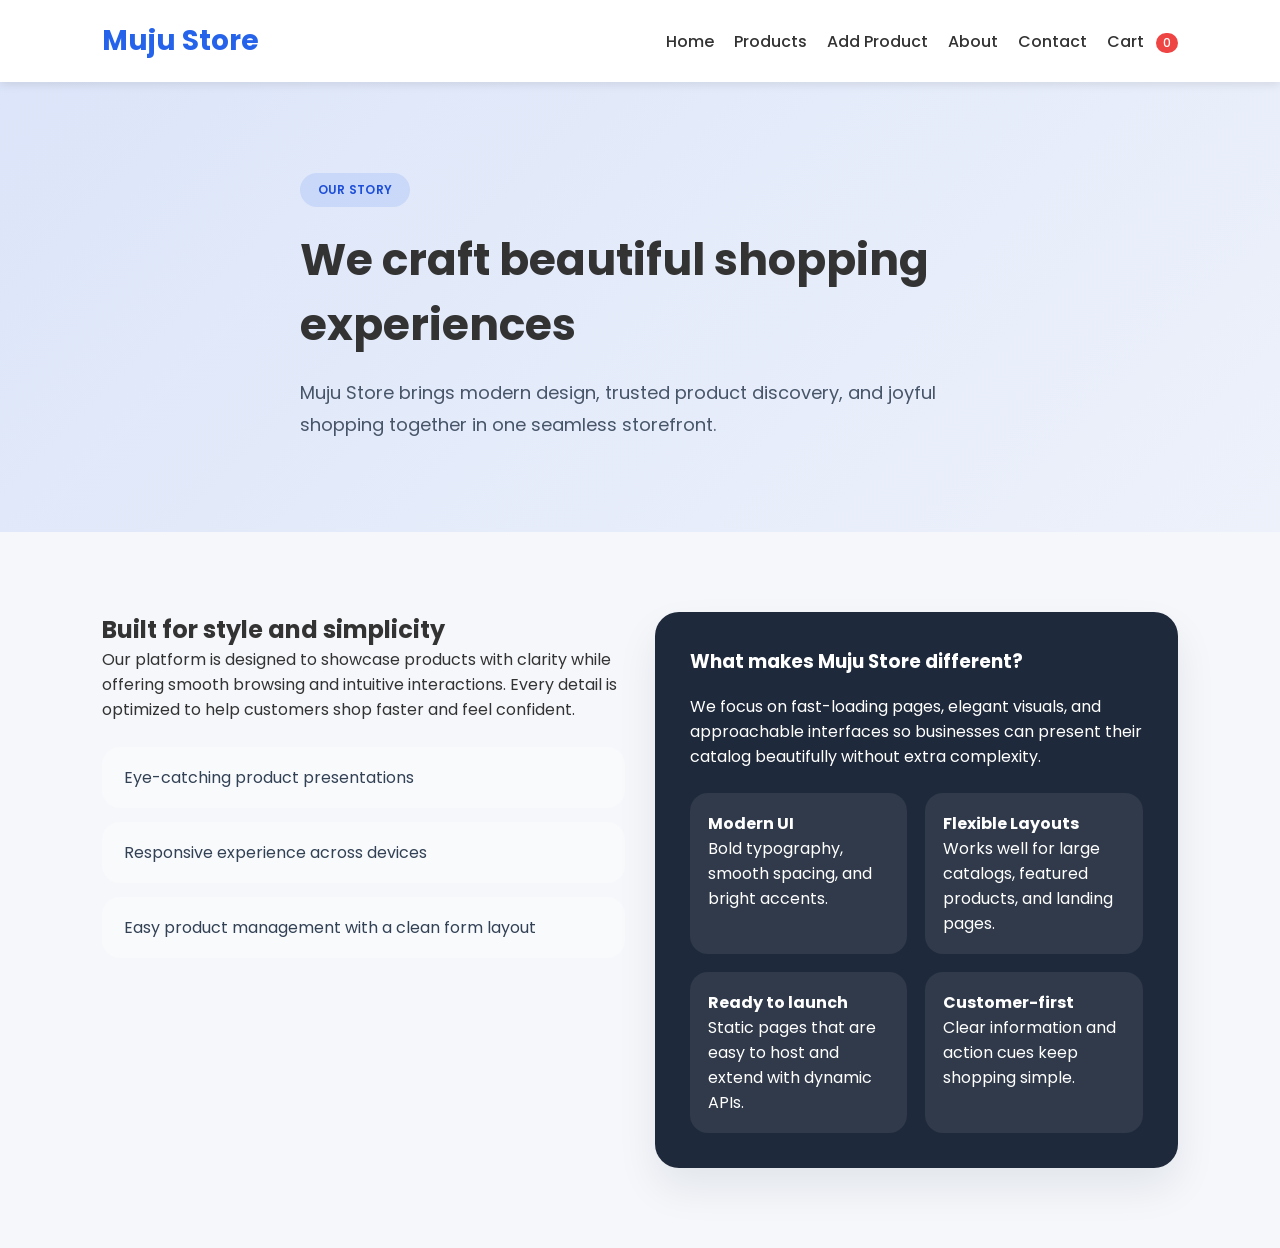
<file: about.html>
<!DOCTYPE html>
<html lang="en">
<head>
  <meta charset="UTF-8" />
  <meta name="viewport" content="width=device-width, initial-scale=1.0" />
  <title>About | Muju Store</title>
  <link rel="stylesheet" href="style.css">
  <link href="https://fonts.googleapis.com/css2?family=Poppins:wght@300;400;500;600;700&display=swap" rel="stylesheet">
</head>
<body>
  <nav class="navbar">
    <h1 class="logo">Muju Store</h1>
    <ul class="nav-links">
      <li><a href="index.html">Home</a></li>
      <li><a href="index.html#prod">Products</a></li>
      <li><a href="product-form.html">Add Product</a></li>
      <li><a href="about.html" class="active-link">About</a></li>
      <li><a href="contact.html">Contact</a></li>
      <li><a href="cart.html">Cart <span class="cart-count">0</span></a></li>
    </ul>
  </nav>

  <section class="page-hero about-hero">
    <div class="page-hero-content">
      <span class="badge">Our Story</span>
      <h1>We craft beautiful shopping experiences</h1>
      <p>Muju Store brings modern design, trusted product discovery, and joyful shopping together in one seamless storefront.</p>
    </div>
  </section>

  <section class="page-section">
    <div class="grid-two">
      <div>
        <h2>Built for style and simplicity</h2>
        <p>Our platform is designed to showcase products with clarity while offering smooth browsing and intuitive interactions. Every detail is optimized to help customers shop faster and feel confident.</p>
        <ul class="feature-list">
          <li>Eye-catching product presentations</li>
          <li>Responsive experience across devices</li>
          <li>Easy product management with a clean form layout</li>
        </ul>
      </div>
      <div class="feature-card">
        <h3>What makes Muju Store different?</h3>
        <p>We focus on fast-loading pages, elegant visuals, and approachable interfaces so businesses can present their catalog beautifully without extra complexity.</p>
        <div class="feature-grid">
          <div>
            <strong>Modern UI</strong>
            <p>Bold typography, smooth spacing, and bright accents.</p>
          </div>
          <div>
            <strong>Flexible Layouts</strong>
            <p>Works well for large catalogs, featured products, and landing pages.</p>
          </div>
          <div>
            <strong>Ready to launch</strong>
            <p>Static pages that are easy to host and extend with dynamic APIs.</p>
          </div>
          <div>
            <strong>Customer-first</strong>
            <p>Clear information and action cues keep shopping simple.</p>
          </div>
        </div>
      </div>
    </div>
  </section>
  <script src="javascript-api.js"></script>
</body>
</html>
</file>
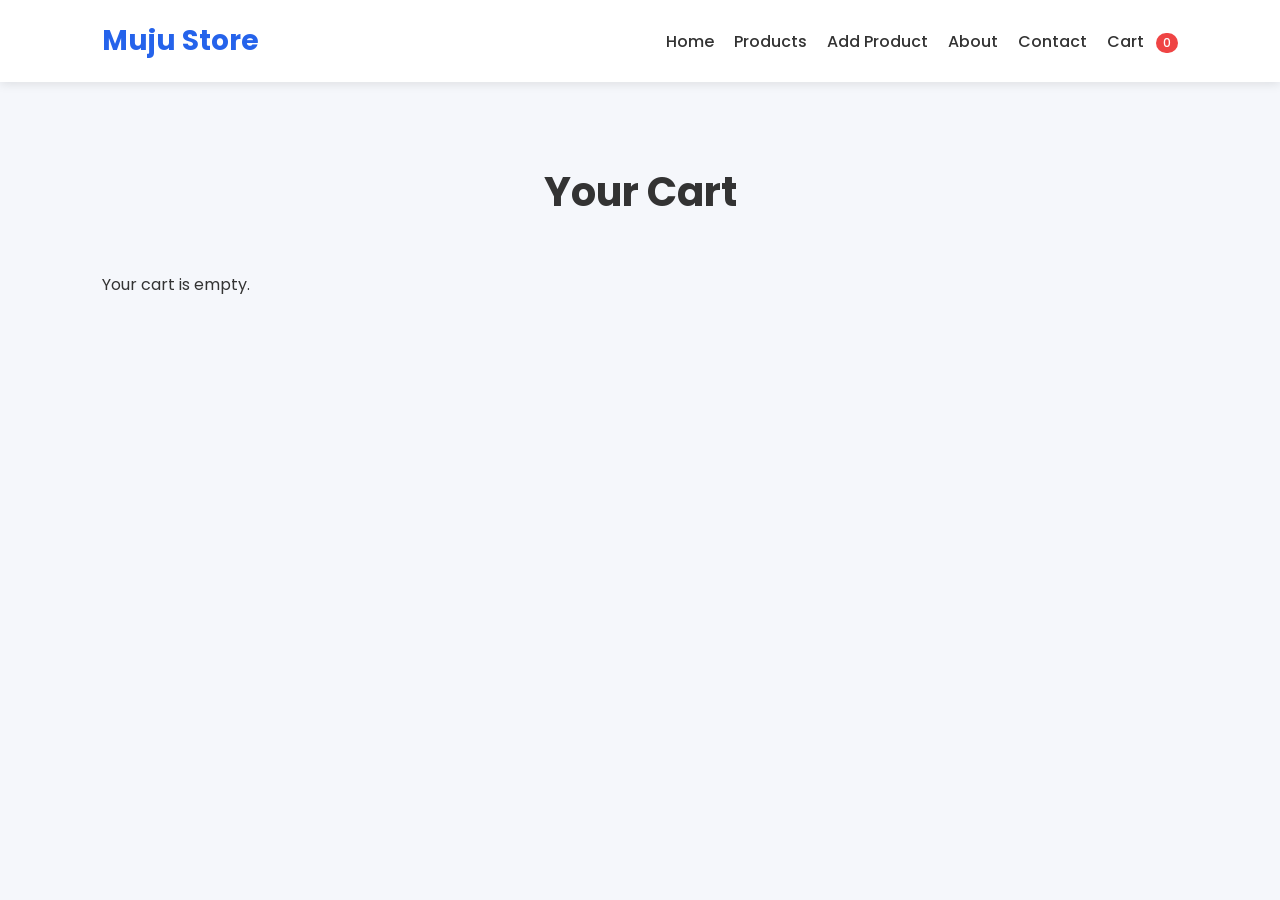
<file: cart.html>
<!DOCTYPE html>
<html lang="en">
<head>
  <meta charset="UTF-8" />
  <meta name="viewport" content="width=device-width, initial-scale=1.0" />
  <title>Cart | Muju Store</title>
  <link rel="stylesheet" href="style.css">
  <link href="https://fonts.googleapis.com/css2?family=Poppins:wght@300;400;500;600;700&display=swap" rel="stylesheet">
</head>
<body>
  <nav class="navbar">
    <h1 class="logo">Muju Store</h1>
    <ul class="nav-links">
      <li><a href="index.html">Home</a></li>
      <li><a href="index.html#prod">Products</a></li>
      <li><a href="product-form.html">Add Product</a></li>
      <li><a href="about.html">About</a></li>
      <li><a href="contact.html">Contact</a></li>
      <li><a href="cart.html" class="cart-link">Cart <span class="cart-count">0</span></a></li>
    </ul>
  </nav>

  <section class="page-section">
    <h2 class="section-title">Your Cart</h2>
    <div class="cart-container">
      <!-- Cart items will be rendered here -->
      <div id="cartList"></div>
      <div id="cartSummary"></div>
    </div>
  </section>

  <script src="javascript-api.js"></script>
  <script>
    function renderCart(){
      const cart = (window.getCart && window.getCart()) || JSON.parse(localStorage.getItem('muju_cart')||'[]');
      const list = document.getElementById('cartList');
      const summary = document.getElementById('cartSummary');
      list.innerHTML = '';
      if(!cart || cart.length === 0){
        list.innerHTML = '<p>Your cart is empty.</p>';
        summary.innerHTML = '';
        return;
      }
      cart.forEach(item => {
        const itemEl = document.createElement('div');
        itemEl.className = 'cart-item';
        itemEl.innerHTML = `
          <img src="${item.image}" alt="${item.title}" />
          <div class="cart-item-info">
            <h3>${item.title}</h3>
            <p class="cart-item-price">$${(item.price).toFixed(2)}</p>
            <div class="qty-controls">
              <button class="qty-decrease">-</button>
              <input class="qty-input" type="number" min="1" value="${item.quantity}">
              <button class="qty-increase">+</button>
            </div>
          </div>
          <button class="remove-item">Remove</button>
        `;
        list.appendChild(itemEl);

        itemEl.querySelector('.remove-item').addEventListener('click', ()=>{
          window.removeFromCart && window.removeFromCart(item.id);
          renderCart();
        });
        itemEl.querySelector('.qty-increase').addEventListener('click', ()=>{
          window.setQuantity && window.setQuantity(item.id, item.quantity + 1);
          renderCart();
        });
        itemEl.querySelector('.qty-decrease').addEventListener('click', ()=>{
          window.setQuantity && window.setQuantity(item.id, Math.max(1, item.quantity - 1));
          renderCart();
        });
        itemEl.querySelector('.qty-input').addEventListener('change', (e)=>{
          const val = parseInt(e.target.value) || 1;
          window.setQuantity && window.setQuantity(item.id, val);
          renderCart();
        });
      });

      const total = cart.reduce((s,i)=>s + i.price * i.quantity, 0);
      summary.innerHTML = `
        <div class="cart-summary-card">
          <p>Items: ${cart.reduce((s,i)=>s + i.quantity, 0)}</p>
          <p class="cart-total">Total: $${total.toFixed(2)}</p>
          <button class="submit-btn" id="checkoutBtn">Checkout</button>
        </div>
      `;
      document.getElementById('checkoutBtn').addEventListener('click', ()=>{
        alert('Checkout is not implemented in this demo.');
      });
    }

    document.addEventListener('DOMContentLoaded', ()=>{
      renderCart();
      window.updateCartCount && window.updateCartCount();
    });
  </script>
</body>
</html>
</file>
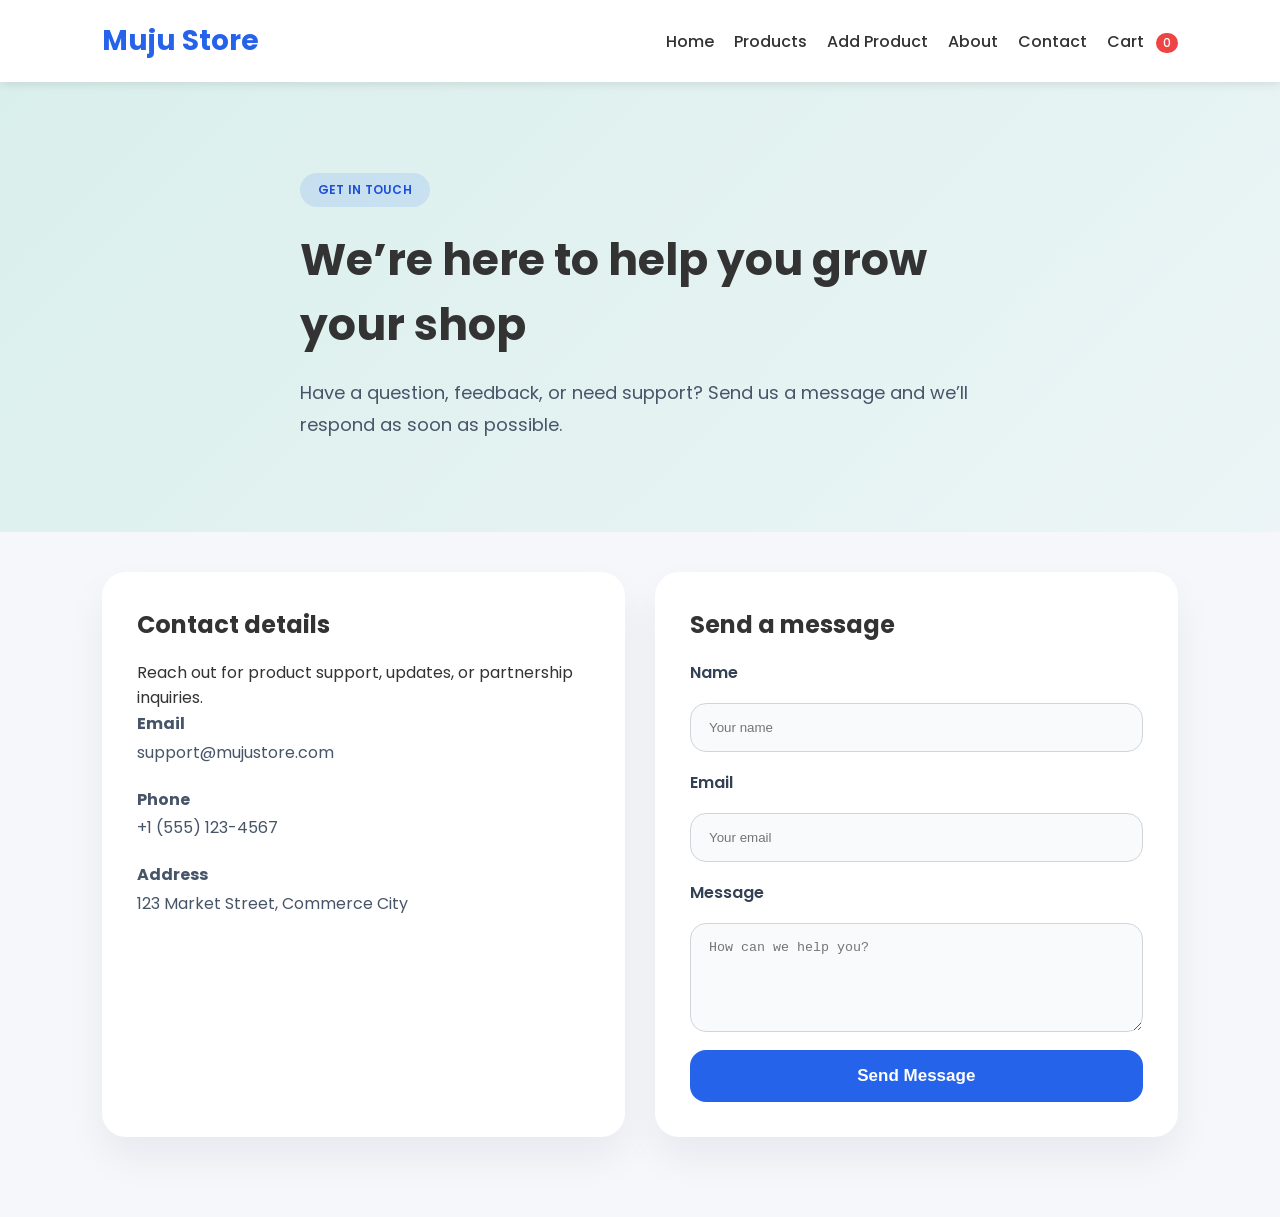
<file: contact.html>
<!DOCTYPE html>
<html lang="en">
<head>
  <meta charset="UTF-8" />
  <meta name="viewport" content="width=device-width, initial-scale=1.0" />
  <title>Contact | Muju Store</title>
  <link rel="stylesheet" href="style.css">
  <link href="https://fonts.googleapis.com/css2?family=Poppins:wght@300;400;500;600;700&display=swap" rel="stylesheet">
</head>
<body>
  <nav class="navbar">
    <h1 class="logo">Muju Store</h1>
    <ul class="nav-links">
      <li><a href="index.html">Home</a></li>
      <li><a href="index.html#prod">Products</a></li>
      <li><a href="product-form.html">Add Product</a></li>
      <li><a href="about.html">About</a></li>
      <li><a href="contact.html" class="active-link">Contact</a></li>
      <li><a href="cart.html">Cart <span class="cart-count">0</span></a></li>
    </ul>
  </nav>

  <section class="page-hero contact-hero">
    <div class="page-hero-content">
      <span class="badge">Get in Touch</span>
      <h1>We’re here to help you grow your shop</h1>
      <p>Have a question, feedback, or need support? Send us a message and we’ll respond as soon as possible.</p>
    </div>
  </section>

  <section class="page-section contact-section">
    <div class="contact-grid">
      <div class="contact-card">
        <h2>Contact details</h2>
        <p>Reach out for product support, updates, or partnership inquiries.</p>
        <div class="contact-info">
          <p><strong>Email</strong><br>support@mujustore.com</p>
          <p><strong>Phone</strong><br>+1 (555) 123-4567</p>
          <p><strong>Address</strong><br>123 Market Street, Commerce City</p>
        </div>
      </div>

      <div class="contact-card contact-form-card">
        <h2>Send a message</h2>
        <form class="contact-form" action="#" method="post">
          <label for="name">Name</label>
          <input type="text" id="name" name="name" placeholder="Your name" required>
          <label for="email">Email</label>
          <input type="email" id="email" name="email" placeholder="Your email" required>
          <label for="message">Message</label>
          <textarea id="message" name="message" rows="5" placeholder="How can we help you?" required></textarea>
          <button type="submit" class="submit-btn">Send Message</button>
        </form>
      </div>
    </div>
  </section>
  <script src="javascript-api.js"></script>
</body>
</html>
</file>
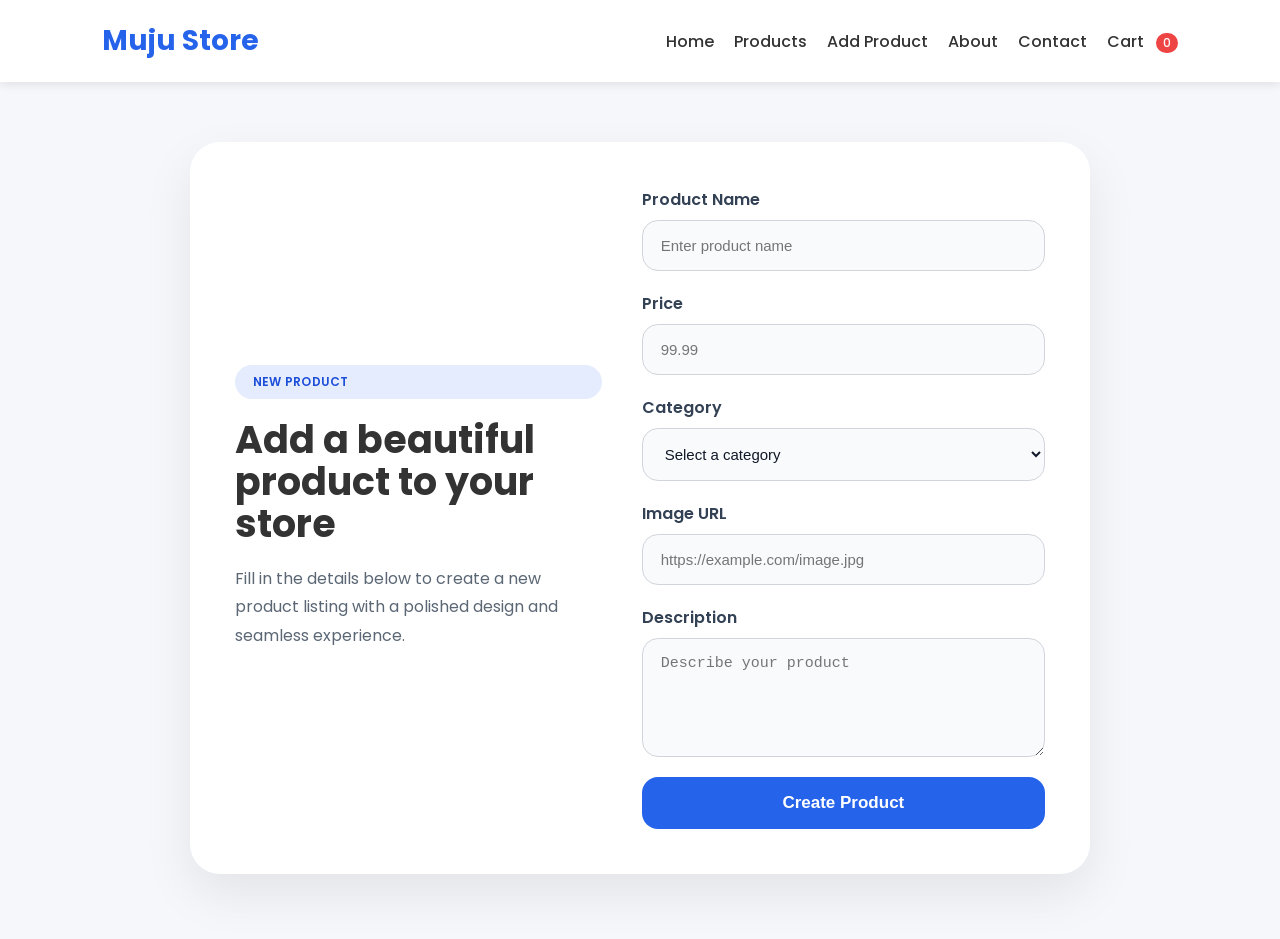
<file: product-form.html>
<!DOCTYPE html>
<html lang="en">
<head>
  <meta charset="UTF-8" />
  <meta name="viewport" content="width=device-width, initial-scale=1.0" />
  <title>New Product | Muju Store</title>
  <link rel="stylesheet" href="style.css">
  <link href="https://fonts.googleapis.com/css2?family=Poppins:wght@300;400;500;600;700&display=swap" rel="stylesheet">
</head>
<body>
  <nav class="navbar">
    <h1 class="logo">Muju Store</h1>
    <ul class="nav-links">
      <li><a href="index.html">Home</a></li>
      <li><a href="index.html#prod">Products</a></li>
      <li><a href="product-form.html" class="active-link">Add Product</a></li>
      <li><a href="about.html">About</a></li>
      <li><a href="contact.html">Contact</a></li>
      <li><a href="cart.html">Cart <span class="cart-count">0</span></a></li>
    </ul>
  </nav>

  <section class="form-page">
    <div class="form-card">
      <div class="form-intro">
        <span class="badge">New Product</span>
        <h2>Add a beautiful product to your store</h2>
        <p>Fill in the details below to create a new product listing with a polished design and seamless experience.</p>
      </div>

      <form class="product-form" action="#" method="post">
        <div class="input-group">
          <label for="productName">Product Name</label>
          <input type="text" id="productName" name="productName" placeholder="Enter product name" required>
        </div>

        <div class="input-group">
          <label for="productPrice">Price</label>
          <input type="number" id="productPrice" name="productPrice" placeholder="99.99" step="0.01" required>
        </div>

        <div class="input-group">
          <label for="productCategory">Category</label>
          <select id="productCategory" name="productCategory" required>
            <option value="">Select a category</option>
            <option value="electronics">Electronics</option>
            <option value="fashion">Fashion</option>
            <option value="home">Home</option>
            <option value="beauty">Beauty</option>
            <option value="sports">Sports</option>
          </select>
        </div>

        <div class="input-group">
          <label for="productImage">Image URL</label>
          <input type="url" id="productImage" name="productImage" placeholder="https://example.com/image.jpg" required>
        </div>

        <div class="input-group full-width">
          <label for="productDescription">Description</label>
          <textarea id="productDescription" name="productDescription" rows="5" placeholder="Describe your product" required></textarea>
        </div>

        <button type="submit" class="submit-btn">Create Product</button>
      </form>
    </div>
  </section>
  <script src="javascript-api.js"></script>
</body>
</html>
</file>
<file: style.css>
*{
  margin:0;
  padding:0;
  box-sizing:border-box;
}

body{
  font-family:'Poppins', sans-serif;
  background:#f5f7fb;
  color:#333;
}

/* Navbar */

.navbar{
  width:100%;
  padding:20px 8%;
  display:flex;
  justify-content:space-between;
  align-items:center;
  background:white;
  box-shadow:0 2px 10px rgba(0,0,0,0.1);
  position:sticky;
  top:0;
  z-index:100;
}

.logo{
  font-size:28px;
  color:#2563eb;
}

.nav-links{
  display:flex;
  gap:20px;
  list-style:none;
}

.nav-links a{
  text-decoration:none;
  color:#333;
  font-weight:500;
  transition:0.3s;
}

.nav-links a:hover{
  color:#2563eb;
}

/* Hero */

.hero{
  width:100%;
  height:80vh;
  display:flex;
  justify-content:center;
  align-items:center;
  text-align:center;
  background:linear-gradient(
    rgba(0,0,0,0.5),
    rgba(0,0,0,0.5)
  ),
  url('https://images.unsplash.com/photo-1441986300917-64674bd600d8?q=80&w=2070');
  background-size:cover;
  background-position:center;
  color:white;
}

.hero-content{
  animation:fadeIn 1.5s ease;
}

.hero h2{
  font-size:55px;
  margin-bottom:20px;
}

.hero p{
  font-size:20px;
  margin-bottom:25px;
}

.shop-btn{
  padding:14px 35px;
  border:none;
  background:#2563eb;
  color:white;
  font-size:18px;
  border-radius:30px;
  cursor:pointer;
  transition:0.4s;
}

.shop-btn:hover{
  transform:translateY(-5px);
  background:#1e40af;
}

/* Products */

.products-section{
  padding:80px 8%;
}

.section-title{
  text-align:center;
  margin-bottom:50px;
  font-size:40px;
}

.products{
  display:grid;
  grid-template-columns:repeat(auto-fit,minmax(250px,1fr));
  gap:30px;
}

/* Product Card */

.product-card{
  background:white;
  border-radius:20px;
  overflow:hidden;
  padding:20px;
  transition:0.4s;
  box-shadow:0 5px 20px rgba(0,0,0,0.1);
  opacity:0;
  transform:translateY(30px);
  animation:cardShow 0.6s forwards;
}

.product-card:hover{
  transform:translateY(-10px);
}

.product-image{
  width:100%;
  height:220px;
  object-fit:contain;
  margin-bottom:20px;
}

.product-title{
  font-size:18px;
  margin-bottom:10px;
}

.product-price{
  color:#2563eb;
  font-size:22px;
  font-weight:600;
  margin-bottom:15px;
}

.product-description{
  font-size:14px;
  color:#666;
  margin-bottom:20px;
}

.add-btn{
  width:100%;
  padding:12px;
  border:none;
  background:#2563eb;
  color:white;
  border-radius:10px;
  cursor:pointer;
  transition:0.3s;
}

.add-btn:hover{
  background:#1e40af;
}

/* Loader */

.loader{
  width:60px;
  height:60px;
  border:6px solid #ddd;
  border-top:6px solid #2563eb;
  border-radius:50%;
  animation:spin 1s linear infinite;
  margin:50px auto;
}

/* Animations */

@keyframes spin{
  100%{
    transform:rotate(360deg);
  }
}

@keyframes fadeIn{
  from{
    opacity:0;
    transform:translateY(30px);
  }

  to{
    opacity:1;
    transform:translateY(0);
  }
}

@keyframes cardShow{
  to{
    opacity:1;
    transform:translateY(0);
  }
}

/* Responsive */

@media(max-width:768px){

  .hero h2{
    font-size:38px;
  }

  .nav-links{
    display:none;
  }

  .section-title{
    font-size:32px;
  }
}

.shop-now{
   text-decoration:none;
  font-weight:500;
  transition:0.3s;
  color: white;
}

.cart-count{
  display:inline-block;
  min-width:20px;
  height:20px;
  font-size:12px;
  background:#ef4444;
  color:white;
  border-radius:999px;
  padding:0 7px;
  line-height:20px;
  margin-left:8px;
}

/* Cart page styles */
.cart-container{
  display:flex;
  gap:30px;
  align-items:flex-start;
  flex-wrap:wrap;
}

#cartList{
  flex:1 1 580px;
  display:flex;
  flex-direction:column;
  gap:14px;
}

.cart-item{
  display:flex;
  gap:16px;
  align-items:center;
  background:white;
  padding:16px;
  border-radius:12px;
  box-shadow:0 8px 20px rgba(2,6,23,0.06);
}

.cart-item img{
  width:120px;
  height:90px;
  object-fit:contain;
  border-radius:8px;
  background:#f8fafc;
  padding:8px;
}

.cart-item-info{
  display:flex;
  flex-direction:column;
  gap:8px;
}

.cart-item-info h3{
  font-size:16px;
  margin:0;
}

.cart-item-price{
  color:#2563eb;
  font-weight:700;
}

.qty-controls{
  display:flex;
  align-items:center;
  gap:8px;
}

.qty-controls button{
  width:34px;
  height:34px;
  border-radius:8px;
  border:1px solid #e2e8f0;
  background:white;
  cursor:pointer;
}

.qty-controls .qty-input{
  width:64px;
  text-align:center;
  padding:8px;
  border-radius:8px;
  border:1px solid #e2e8f0;
  background:#f8fafc;
}

.remove-item{
  margin-left:auto;
  background:#ef4444;
  color:white;
  border:none;
  padding:8px 12px;
  border-radius:10px;
  cursor:pointer;
}

.cart-summary-card{
  min-width:260px;
  background:white;
  padding:24px;
  border-radius:16px;
  box-shadow:0 10px 30px rgba(2,6,23,0.06);
  display:flex;
  flex-direction:column;
  gap:12px;
  align-items:flex-start;
}

.cart-total{
  font-size:20px;
  font-weight:700;
  color:#111827;
}

.cart-item + .cart-item{
  margin-top:6px;
}

.cart-empty{
  text-align:center;
  padding:40px;
  color:#64748b;
  background:#f8fafc;
  border-radius:12px;
}

@media(max-width:900px){
  .cart-container{
    flex-direction:column;
  }
  .cart-summary-card{
    width:100%;
  }
  .cart-item{
    align-items:flex-start;
  }
}

/* Shared page sections */
.page-hero{
  width:100%;
  min-height:50vh;
  display:flex;
  align-items:center;
  justify-content:center;
  padding:80px 8%;
  background:white;
}

.page-hero-content{
  max-width:680px;
}

.page-hero h1{
  font-size:44px;
  margin:20px 0;
}

.page-hero p{
  font-size:18px;
  line-height:1.8;
  color:#475569;
}

.about-hero{
  background:linear-gradient(135deg, rgba(37,99,235,0.12), rgba(37,99,235,0.04));
}

.contact-hero{
  background:linear-gradient(135deg, rgba(16,185,129,0.12), rgba(16,185,129,0.04));
}

.page-section{
  padding:80px 8%;
}

.grid-two{
  display:grid;
  grid-template-columns:1fr 1fr;
  gap:30px;
}

.feature-list{
  margin-top:25px;
  list-style:none;
  display:grid;
  gap:14px;
}

.feature-list li{
  padding:18px 22px;
  border-radius:18px;
  background:#f8fafc;
  color:#334155;
}

.feature-card{
  background:#1e293b;
  color:white;
  border-radius:24px;
  padding:35px;
  box-shadow:0 20px 40px rgba(15,23,42,0.08);
}

.feature-card h3{
  margin-bottom:18px;
}

.feature-grid{
  display:grid;
  grid-template-columns:1fr 1fr;
  gap:18px;
  margin-top:24px;
}

.feature-grid div{
  background:rgba(255,255,255,0.08);
  padding:18px;
  border-radius:18px;
}

.contact-section{
  padding-top:40px;
}

.contact-grid{
  display:grid;
  grid-template-columns:1fr 1fr;
  gap:30px;
}

.contact-card{
  background:white;
  border-radius:24px;
  padding:35px;
  box-shadow:0 20px 40px rgba(15,23,42,0.06);
}

.contact-card h2{
  margin-bottom:18px;
}

.contact-info p{
  margin-bottom:18px;
  color:#475569;
  line-height:1.8;
}

.contact-form{
  display:grid;
  gap:18px;
}

.contact-form label{
  font-weight:600;
  color:#334155;
}

.contact-form input,
.contact-form textarea{
  width:100%;
  border:1px solid #d1d5db;
  border-radius:16px;
  padding:16px 18px;
  background:#f8fafc;
  transition:0.2s;
}

.detail-page{
  padding-top:40px;
}

.product-detail-card{
  display:grid;
  grid-template-columns:1.1fr 0.9fr;
  gap:40px;
  align-items:center;
}

.detail-image-wrap{
  background:#f8fafc;
  border-radius:30px;
  padding:30px;
  display:flex;
  justify-content:center;
  align-items:center;
}

.detail-image{
  width:100%;
  max-width:500px;
  border-radius:24px;
}

.detail-info{
  display:flex;
  flex-direction:column;
  gap:20px;
}

.detail-category{
  color:#475569;
  text-transform:uppercase;
  letter-spacing:0.12em;
  font-size:13px;
}

.detail-price{
  font-size:36px;
  color:#2563eb;
  font-weight:700;
}

.detail-description{
  color:#475569;
  line-height:1.8;
}

.detail-features{
  display:grid;
  grid-template-columns:repeat(3, minmax(140px, 1fr));
  gap:16px;
}

.detail-features div{
  background:#f8fafc;
  border-radius:18px;
  padding:18px;
}

@media(max-width:1024px){
  .featured-card{
    grid-template-columns:1fr;
    text-align:center;
  }
  .featured-image{
    max-width:100%;
    margin:0 auto;
  }
}

@media(max-width:900px){
  .grid-two,
  .contact-grid,
  .product-detail-card,
  .feature-grid,
  .detail-features{
    grid-template-columns:1fr;
  }
  .form-card{
    grid-template-columns:1fr;
  }
}

.featured-section{
  padding:60px 8%;
}

.featured-card{
  display:grid;
  grid-template-columns:1fr 1fr;
  gap:40px;
  align-items:center;
  background:white;
  border-radius:30px;
  padding:40px;
  box-shadow:0 20px 45px rgba(15,23,42,0.08);
}

.featured-copy h2{
  font-size:38px;
  margin:20px 0;
}

.featured-copy p{
  color:#475569;
  line-height:1.8;
  margin-bottom:25px;
}

.featured-image{
  width:100%;
  border-radius:24px;
  object-fit:cover;
  min-height:320px;
}

@media(max-width:600px){
  .page-hero{
    padding:60px 5%;
  }
  .page-hero h1{
    font-size:32px;
  }
  .page-section{
    padding:60px 5%;
  }
}

/* Product Form Page */
.form-page{
  min-height:calc(100vh - 92px);
  display:flex;
  align-items:center;
  justify-content:center;
  padding:60px 8%;
}

.form-card{
  width:100%;
  max-width:900px;
  background:white;
  border-radius:30px;
  display:grid;
  grid-template-columns:1fr 1.1fr;
  gap:40px;
  padding:45px;
  box-shadow:0 20px 50px rgba(0,0,0,0.08);
}

.form-intro{
  display:flex;
  flex-direction:column;
  justify-content:center;
  gap:20px;
}

.badge{
  display:inline-block;
  padding:8px 18px;
  border-radius:999px;
  background:rgba(37,99,235,0.12);
  color:#1d4ed8;
  font-weight:600;
  letter-spacing:0.02em;
  text-transform:uppercase;
  font-size:12px;
}

.form-intro h2{
  font-size:38px;
  line-height:1.1;
}

.form-intro p{
  color:#5b6775;
  font-size:16px;
  line-height:1.8;
}

.product-form{
  display:grid;
  gap:20px;
}

.input-group{
  display:flex;
  flex-direction:column;
  gap:8px;
}

.input-group.full-width{
  grid-column:1 / -1;
}

.input-group label{
  font-weight:600;
  color:#334155;
}

.input-group input,
.input-group select,
.input-group textarea{
  width:100%;
  border:1px solid #d1d5db;
  border-radius:16px;
  padding:16px 18px;
  font-size:15px;
  background:#f8fafc;
  color:#111827;
  transition:0.2s;
}

.input-group input:focus,
.input-group select:focus,
.input-group textarea:focus{
  outline:none;
  border-color:#2563eb;
  box-shadow:0 0 0 4px rgba(37,99,235,0.12);
}

.submit-btn{
  width:100%;
  padding:16px 0;
  border:none;
  border-radius:16px;
  background:#2563eb;
  color:white;
  font-size:17px;
  font-weight:600;
  cursor:pointer;
  transition:0.3s;
}

.submit-btn:hover{
  background:#1e40af;
}

.active-link{
  color:#2563eb;
}

@media(max-width:900px){
  .form-card{
    grid-template-columns:1fr;
    padding:35px;
  }
}

@media(max-width:600px){
  .form-page{
    padding:40px 5%;
  }
  .form-intro h2{
    font-size:30px;
  }
}
</file>
